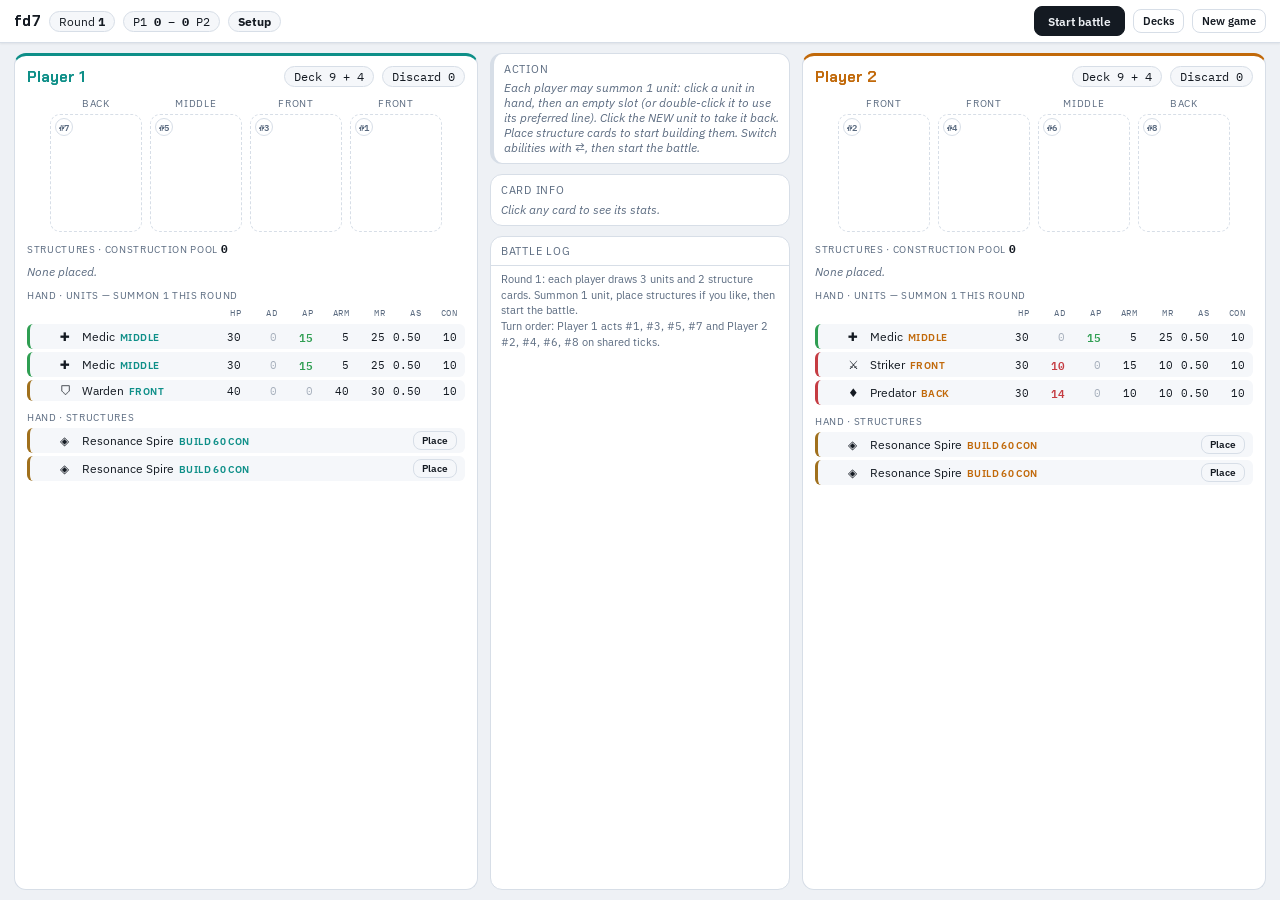
<file: index.html>
<!DOCTYPE html>
<html lang="en">
<head>
<meta charset="UTF-8">
<meta name="viewport" content="width=device-width, initial-scale=1.0">
<title>fd7</title>
<link rel="preconnect" href="https://fonts.gstatic.com" crossorigin>
<link rel="stylesheet" href="https://fonts.googleapis.com/css2?family=Chakra+Petch:wght@500;600;700&family=IBM+Plex+Sans:wght@400;500;600&family=IBM+Plex+Mono:wght@400;500;600&display=swap">
<link rel="stylesheet" href="shared.css">
<style>
  .battlefield{
    flex:1 1 auto; min-height:0; width:100%; max-width:1300px; margin:0 auto; padding:10px 14px;
    display:grid; grid-template-columns:1fr minmax(240px, 300px) 1fr; gap:12px;
  }
  .panel{
    background:var(--panel); border:1px solid var(--line); border-radius:12px; padding:10px 12px;
    display:flex; flex-direction:column; gap:10px; min-height:0; border-top:3px solid var(--side);
  }
  .panel.p1{ --side:var(--p1); --side-bg:var(--p1-bg); }
  .panel.p2{ --side:var(--p2); --side-bg:var(--p2-bg); }
  .panel-head{ display:flex; align-items:center; gap:8px; }
  .panel-title{ font-family:'Chakra Petch',sans-serif; font-weight:700; font-size:.95rem; color:var(--side); flex:1 1 auto; }
  .row-label{ font-size:.6rem; text-transform:uppercase; letter-spacing:.07em; color:var(--text-dim); margin-bottom:4px; }
  .row{ display:flex; flex-wrap:wrap; gap:8px; }
  .slot-names{ display:flex; gap:8px; }
  .slot-names .row-label{ width:92px; text-align:center; }
  /* each board is centered in its panel; the left one is mirrored (Back · Middle · Front) so the front lines face */
  .slot-names, .units-row{ justify-content:center; }
  .deck-section{ flex:1 1 auto; min-height:0; overflow-y:auto; display:flex; flex-direction:column; gap:10px; }
  .deck-list{ display:flex; flex-direction:column; gap:3px; }
  /* deck rows are a small table: position, icon, name, then one aligned column per stat */
  .deck-row, .deck-cols{
    display:grid; grid-template-columns:18px 18px minmax(0,1fr) repeat(7, 32px); align-items:center; column-gap:4px;
    padding:3px 8px; font-size:.74rem;
  }
  .deck-row{ border-radius:6px; background:var(--panel-2); border-left:3px solid var(--role); }
  .deck-cols{ padding-top:0; padding-bottom:2px; border-left:3px solid transparent; font-size:.58rem; letter-spacing:.05em; color:var(--text-dim); }
  .deck-cols span, .deck-row .num{ text-align:right; }
  .deck-row .nm{ white-space:nowrap; overflow:hidden; text-overflow:ellipsis; }
  .deck-row .nm small{ color:var(--side); font-size:.6rem; font-weight:600; margin-left:5px; letter-spacing:.04em; }
  .deck-row .num{ font-size:.68rem; }
  .deck-row{ cursor:pointer; }
  .deck-row.picked{ outline:2px solid var(--side); }
  .deck-row.locked{ opacity:.55; cursor:default; }
  .deck-row.struct-card{ --role:var(--support); grid-template-columns:18px 18px minmax(0,1fr) auto; }
  .deck-row .place{ padding:2px 8px; font-size:.64rem; }
  .structure-pill.building{ border-style:dashed; font-weight:500; }
  .slot-empty.target{ outline:2px dashed var(--side); outline-offset:-2px; cursor:pointer; }
  .tile .new-tag{ position:absolute; bottom:-8px; left:50%; transform:translateX(-50%); font-size:.55rem; font-weight:700; letter-spacing:.06em;
    background:var(--side); color:var(--bg); border-radius:999px; padding:0 6px; }
  .structures{ display:flex; flex-direction:column; gap:4px; }
  .structures .row-label b{ color:var(--text); font-size:.7rem; }
  .con-pending{ text-transform:none; letter-spacing:0; }
  .structure-row{ display:flex; flex-wrap:wrap; gap:5px; align-items:center; }
  .structure-pill{ font-size:.7rem; border-color:var(--support); color:var(--support); font-weight:600; }
  .structure-pill.primed{ background:var(--support); color:var(--bg); }
  .deck-row .num.zero{ color:var(--text-dim); opacity:.5; }
  .deck-row .num.key{ color:var(--role); font-weight:600; }
  .deck-row.r-attacker{ --role:var(--danger); }
  .deck-row.r-healer{ --role:var(--heal); }
  .deck-row.r-support{ --role:var(--support); }
  .deck-row .pos{ color:var(--text-dim); font-size:.66rem; }

  /* card tiles, used for board units and empty slots */
  .tile{
    position:relative; width:92px; min-height:118px; border-radius:10px; border:1px solid var(--line);
    background:var(--panel-2); padding:7px 6px 6px; display:flex; flex-direction:column; align-items:center; gap:3px;
    border-top:3px solid var(--role); cursor:pointer; user-select:none;
  }
  .tile.r-attacker{ --role:var(--danger); }
  .tile.r-healer{ --role:var(--heal); }
  .tile.r-support{ --role:var(--support); }
  .prio{
    position:absolute; top:3px; left:4px; font-size:.58rem; font-weight:600; color:var(--text-dim);
    border:1px solid var(--line); border-radius:999px; min-width:15px; padding:0 3px; text-align:center; background:var(--panel);
  }
  .line.buff{ color:var(--support); }
  .ability-btn{
    font-family:inherit; font-size:.62rem; font-weight:700; letter-spacing:.03em; color:var(--role); cursor:pointer;
    background:var(--panel); border:1px solid var(--role); border-radius:999px; padding:1px 7px; line-height:1.4;
  }
  .ability-btn:hover{ background:var(--side-bg); }
  .tile .line.status{ font-size:.55rem; font-weight:600; letter-spacing:.03em; color:var(--danger); text-align:center; line-height:1.2; }
  .tile .icon{ font-size:1.4rem; line-height:1.1; }
  .tile .name{ font-family:'Chakra Petch',sans-serif; font-weight:700; font-size:.76rem; text-align:center; line-height:1.1; }
  .tile .line{ font-size:.64rem; color:var(--text-dim); }
  .tile .line.hot{ color:var(--role); font-weight:600; }
  .tile.next{ box-shadow:0 0 0 2px var(--side); }
  .next-tag{
    position:absolute; top:-8px; left:50%; transform:translateX(-50%); font-family:'Chakra Petch',sans-serif;
    font-weight:700; font-size:.55rem; letter-spacing:.08em; padding:0 6px; border-radius:999px; background:var(--side); color:var(--bg);
  }
  .bar{ width:100%; height:4px; border-radius:999px; background:var(--line); overflow:hidden; margin-top:auto; }
  .bar + .bar{ margin-top:2px; }
  .bar > div{ height:100%; }
  .bar.hp > div{ background:var(--heal); }
  .bar.hp.low > div{ background:var(--danger); }
  .bar.cd > div{ background:var(--side); opacity:.6; }
  .bar.cd.full > div{ opacity:1; }
  .round-progress{ width:90px; height:5px; border-radius:999px; background:var(--line); overflow:hidden; }
  .round-progress > div{ height:100%; width:0; background:var(--text-dim); }
  /* battle animations (see playEvents): a bolt flies from attacker to target, numbers float off the units */
  .bolt{
    position:fixed; left:0; top:0; width:10px; height:10px; margin:-5px 0 0 -5px; border-radius:50%;
    background:var(--bolt); box-shadow:0 0 10px 2px var(--bolt); pointer-events:none; z-index:30;
  }
  .float-text{
    position:absolute; left:50%; top:38%; transform:translateX(-50%); pointer-events:none; z-index:5; white-space:nowrap;
    font-family:'Chakra Petch',sans-serif; font-weight:700; font-size:.95rem; text-shadow:0 1px 2px var(--panel);
  }
  .float-text.dmg{ color:var(--danger); }
  .float-text.heal{ color:var(--heal); }
  .float-text.buff{ color:var(--support); font-size:.8rem; }
  .float-text.debuff{ color:var(--text-dim); font-size:.8rem; }

  /* the action spotlight: what the last pause is showing */
  .action-panel{
    flex:0 0 auto; background:var(--panel); border:1px solid var(--line); border-left:4px solid var(--side, var(--line));
    border-radius:12px; padding:8px 10px; display:flex; flex-direction:column; gap:4px; min-height:78px;
  }
  .action-panel.p1{ --side:var(--p1); } .action-panel.p2{ --side:var(--p2); }
  .action-title{ font-family:'Chakra Petch',sans-serif; font-weight:700; font-size:.9rem; color:var(--side, var(--text)); }
  .action-line{ font-size:.74rem; line-height:1.35; }
  .action-line.attack{ color:var(--danger); } .action-line.heal{ color:var(--heal); }
  .action-line.destroy, .action-line.win{ font-weight:700; }
  .action-line.meta, .action-line.idle{ color:var(--text-dim); }
  .action-wait{ font-size:.74rem; color:var(--text-dim); font-style:italic; }
  .slot-empty{
    position:relative; width:92px; min-height:118px; border-radius:10px; border:1px dashed var(--line); color:var(--text-dim);
    display:flex; align-items:center; justify-content:center; font-size:1.3rem;
  }
  .empty-note{ font-size:.72rem; color:var(--text-dim); font-style:italic; }

  .center-col{ display:flex; flex-direction:column; gap:10px; min-height:0; }
  .log-panel{
    flex:1 1 auto; min-height:120px; background:var(--panel); border:1px solid var(--line); border-radius:12px;
    display:flex; flex-direction:column; overflow:hidden;
  }
  .log-head{ padding:7px 10px; font-size:.66rem; text-transform:uppercase; letter-spacing:.07em; color:var(--text-dim); border-bottom:1px solid var(--line); }
  .log-body{ flex:1 1 auto; overflow-y:auto; padding:6px 10px; font-size:.7rem; line-height:1.4; }
  .log-line.attack{ color:var(--danger); }
  .log-line.heal{ color:var(--heal); }
  .log-line.destroy{ font-weight:600; }
  .log-line.win{ font-weight:700; color:var(--text); }
  .log-line.idle, .log-line.meta{ color:var(--text-dim); }

  @media (max-width:900px){
    .battlefield{ grid-template-columns:1fr; }
    .center-col{ order:3; }
    .log-panel{ max-height:260px; }
  }
</style>
</head>
<body>

<header class="topbar">
  <div class="topbar-inner">
    <div class="brand">fd7</div>
    <span class="pill">Round <b id="roundLabel">1</b></span>
    <span class="pill mono" title="Rounds won">P1 <b id="scoreLabel">0 – 0</b> P2</span>
    <span class="pill" id="phasePill"><b id="phaseLabel">Setup</b></span>
    <span class="pill mono" id="tickPill" hidden>Tick <b id="tickLabel">0</b>/<span id="tickMax"></span></span>
    <div class="round-progress" id="roundProgress" hidden title="Round clock"><div id="roundFill"></div></div>
    <span class="pill" id="nextPill" hidden>Next: <b id="nextLabel"></b></span>
    <span class="spacer"></span>
    <button class="btn primary" id="mainBtn">Start battle</button>
    <a class="btn ghost small" href="decks.html">Decks</a>
    <button class="btn ghost small" id="resetBtn">New game</button>
  </div>
</header>

<main class="battlefield">
  <section class="panel p1" id="panel-0"></section>
  <div class="center-col">
    <div class="action-panel" id="actionPanel" aria-live="polite">
      <div class="inspector-head">Action</div>
      <div id="actionBody"></div>
    </div>
    <div class="inspector" id="inspector">
      <div class="inspector-head">Card Info</div>
      <div id="inspectorBody"></div>
    </div>
    <div class="log-panel">
      <div class="log-head">Battle Log</div>
      <div class="log-body" id="logBody"></div>
    </div>
  </div>
  <section class="panel p2" id="panel-1"></section>
</main>

<script src="shared.js"></script>
<script>
(function(){
  var UNIT_SLOTS = SLOT_NAMES.length, SIM_TICKS = 120;   // ticks per round
  var state;
  var cardUid = 0;

  // ---------- Setup of a game ----------
  // A card in a deck: a unit (CARD_DEFS) or a structure card (STRUCTURE_DEFS, type 'structure').
  function makeCard(key){
    var c = { uid: 'c' + (cardUid++) };
    var def = CARD_DEFS[key] || STRUCTURE_DEFS[key];
    for (var k in def) c[k] = def[k];
    if (STRUCTURE_DEFS[key]) c.type = 'structure';
    return c;
  }
  function shuffle(arr){
    for (var i = arr.length - 1; i > 0; i--){
      var j = Math.floor(Math.random() * (i + 1));
      var tmp = arr[i]; arr[i] = arr[j]; arr[j] = tmp;
    }
    return arr;
  }
  function buildPile(recipe, keys){
    var pile = [];
    keys.forEach(function(k){ for (var i = 0; i < (recipe[k] || 0); i++) pile.push(makeCard(k)); });
    return shuffle(pile);
  }
  // Each player's deck is split into a unit pile and a structure pile, so the hand can always be topped up to
  // HAND_UNITS units + HAND_STRUCTURES structure cards. The board persists between rounds.
  function newPlayer(name, recipe){
    return {
      name: name, deck: buildPile(recipe, Object.keys(CARD_DEFS)), structureDeck: buildPile(recipe, Object.keys(STRUCTURE_DEFS)),
      hand: [], structureHand: [], discard: [], con: 0, structures: [], summoned: false,
      units: new Array(UNIT_SLOTS).fill(null)
    };
  }
  function newGame(){
    stopClock();
    var recipes = loadDeckRecipes();
    state = {
      round: 1, phase: 'setup', tick: 0, roundWins: [0, 0], log: [], logSeq: 0, queue: [],
      fx: newFx(),      // animations recorded this tick, played after the board redraws
      spotlight: null,  // { title, side, fromSeq } — the action panel shows log lines from fromSeq on
      inspected: null,  // { card, side, slot } — slot set when it is a unit on the board
      selected: null,   // { side, pos } of the hand unit being summoned
      players: [newPlayer('Player 1', recipes[0]), newPlayer('Player 2', recipes[1])]
    };
    state.players.forEach(topUpHand);
    addLog('Round 1: each player draws ' + HAND_UNITS + ' units and ' + HAND_STRUCTURES + ' structure cards. Summon 1 unit, place structures if you like, then start the battle.', 'meta');
    logTurnOrder();
    render();
  }

  function addLog(text, type){
    state.log.push({ text: text, type: type || 'meta', seq: state.logSeq++ });
    if (state.log.length > 300) state.log.shift();
  }

  // ---------- Setup: draw, summon one unit, place structures ----------
  // The hand keeps whatever wasn't played and is topped up each round. Dead units go to the discard pile, which is
  // shuffled back into the unit pile when it runs out. Placed structure cards are used up.
  function topUpHand(p){
    while (p.hand.length < HAND_UNITS){
      if (!p.deck.length && p.discard.length){
        p.deck = shuffle(p.discard); p.discard = [];
        addLog(p.name + ' shuffles their discard pile back into the deck.', 'meta');
      }
      if (!p.deck.length) break;
      p.hand.push(p.deck.pop());
    }
    while (p.structureHand.length < HAND_STRUCTURES && p.structureDeck.length) p.structureHand.push(p.structureDeck.pop());
  }
  function canSummon(p){ return state.phase === 'setup' && !p.summoned && p.units.some(function(u){ return !u; }); }
  function onHandClick(side, pos){
    var p = state.players[side], card = p.hand[pos];
    if (!card) return;
    state.inspected = { card: card, side: side };
    if (canSummon(p)){
      var sel = state.selected;
      state.selected = (sel && sel.side === side && sel.pos === pos) ? null : { side: side, pos: pos };
    }
    render();
  }
  // Double-click: summon into an empty slot on the unit's preferred line, or the first empty slot.
  function onHandDoubleClick(side, pos){
    var p = state.players[side];
    if (!p.hand[pos] || !canSummon(p)) return;
    var slot = SLOT_LINES.findIndex(function(line, i){ return line === p.hand[pos].prefers && !p.units[i]; });
    if (slot === -1) slot = p.units.indexOf(null);
    summon(side, pos, slot);
  }
  function summon(side, pos, slot){
    var p = state.players[side];
    if (!canSummon(p) || p.units[slot] || !p.hand[pos]) return;
    var card = p.hand.splice(pos, 1)[0];
    p.units[slot] = newUnit(card, slot);
    p.units[slot].summonedNow = true;
    p.summoned = true;
    state.selected = null;
    state.inspected = { card: card, side: side, slot: slot };
    render();
  }
  function onSlotClick(side, slot){
    var p = state.players[side], u = p.units[slot];
    if (!u){
      if (state.selected && state.selected.side === side) summon(side, state.selected.pos, slot);
      return;
    }
    // the unit summoned this round can be taken back before the battle starts
    if (state.phase === 'setup' && u.summonedNow){
      p.units[slot] = null; p.hand.push(u.card); p.summoned = false;
      state.inspected = { card: u.card, side: side };
      render();
      return;
    }
    state.inspected = { card: u.card, side: side, slot: slot };
    render();
  }
  // Playing a structure card puts the structure down unfinished; construction finishes it.
  function placeStructure(side, pos){
    var p = state.players[side], card = p.structureHand[pos];
    if (state.phase !== 'setup' || !card) return;
    p.structureHand.splice(pos, 1);
    p.structures.push({ key: card.key, built: 0, done: false, progress: 0, primed: false });
    addLog(p.name + ' starts building ' + card.name + ' (needs ' + card.cost + ' construction).', 'meta');
    applyConstruction(side);
    state.inspected = { structure: card.key, side: side, index: p.structures.length - 1 };
    render();
  }
  // A placed unit starts with the ability its card used last time if it is usable from this slot, otherwise
  // its first ability that is. With none usable from this slot (e.g. a Predator out of the back), ability is
  // null: the unit just stands there and never acts.
  function newUnit(card, slot){
    var hp = card.hp + (card.bonusHp || 0);
    var last = findAbility(card, card.lastAbility);
    var usable = abilityAllowed(last, slot) ? last : allowedAbilities(card, slot)[0];
    return { card: card, hp: hp, maxHp: hp, ability: usable ? usable.id : null };
  }
  // Abilities can be switched during setup and during the battle. Switching mid-battle pauses the sim (if it is
  // running) and resets that unit's charge: its next action is a full cooldown away.
  function canSwitchAbility(){ return state.phase === 'setup' || state.phase === 'battle'; }
  // Returns true if the unit now uses that ability.
  function setAbility(side, slot, id){
    var u = state.players[side].units[slot];
    if (!canSwitchAbility() || !u || !abilityAllowed(findAbility(u.card, id), slot)) return false;
    if (state.phase === 'battle' && clock){ stopClock(); addLog('t' + state.tick + ': battle paused to switch an ability.', 'meta'); }
    var next = findAbility(u.card, id).id;
    if (state.phase === 'battle' && next !== u.ability){
      u.delay = state.tick;   // the schedule restarts from now, so the charge bar empties
      u.delayed = 0;
      state.queue = state.queue.filter(function(q){ return !(q.side === side && q.slot === slot); });
      addLog('t' + state.tick + ': ' + state.players[side].name + ' switches ' + u.card.name + ' to ' + findAbility(u.card, next).name +
        ' — its charge resets.', 'meta');
    }
    u.ability = next;
    u.card.lastAbility = u.ability;
    state.inspected = { card: u.card, side: side, slot: slot };
    render();
    return true;
  }
  function cycleAbility(side, slot){
    var u = state.players[side].units[slot], list = allowedAbilities(u.card, slot);
    if (!list.length) return;
    var i = list.indexOf(findAbility(u.card, u.ability));
    for (var step = 1; step < list.length; step++){
      if (setAbility(side, slot, list[(i + step) % list.length].id)) return;
    }
  }

  // ---------- Battle ----------
  function startBattle(){
    if (state.phase !== 'setup') return;
    state.phase = 'battle';
    state.tick = 0;
    state.queue = [];
    state.selected = null;
    state.players.forEach(function(p){ p.units.forEach(function(u){ if (u) u.summonedNow = false; }); });
    state.spotlight = { title: 'Battle begins', fromSeq: state.logSeq };
    addLog('Round ' + state.round + ': battle begins.', 'meta');
    if (!checkForWipe()) startClock();   // a side that fielded no units loses on the spot
  }

  // Turn order: the board slots are numbered 1–8 and lower numbers act first when units act on the same tick.
  // One side's slots are 1, 3, 5, 7 (front to back), the other's 2, 4, 6, 8, and the sides swap every round.
  function oddSide(){ return (state.round - 1) % 2; }
  function priority(side, slot){ return 2 * slot + (side === oddSide() ? 1 : 2); }
  function logTurnOrder(){
    var nums = function(side){ return SLOT_NAMES.map(function(_, slot){ return '#' + priority(side, slot); }).join(', '); };
    addLog('Turn order: ' + state.players[oddSide()].name + ' acts ' + nums(oddSide()) + ' and ' + state.players[1 - oddSide()].name + ' ' + nums(1 - oddSide()) + ' on shared ticks.', 'meta');
  }
  // A unit acts every `cd` ticks. Each Engineer delay (Sabotage) pushes that whole schedule back (u.delay ticks in total).
  function isDue(u, t, cd){ var e = t - (u.delay || 0); return e > 0 && e % cd === 0; }
  function chargeAt(u, t, cd){ var e = t - (u.delay || 0); return e <= 0 ? 0 : (e % cd) / cd; }
  // The charge to show for the unit in this slot: full while it is still waiting its turn on the current tick
  // (actions play one at a time, so others on the same tick may go first), otherwise from its schedule.
  function chargeShown(side, slot, t){
    var u = state.players[side].units[slot], cd = cooldownOf(side, slot);
    if (!isFinite(cd)) return 0;
    if (state.queue.some(function(q){ return q.side === side && q.slot === slot; })) return 1;
    return chargeAt(u, t, cd);
  }
  // The tick of u's next action: now, if it is still queued on this tick.
  function nextActionTick(side, slot, u, cd){
    if (state.queue.some(function(q){ return q.side === side && q.slot === slot; })) return state.tick;
    var e = state.tick - (u.delay || 0);
    return (u.delay || 0) + (e <= 0 ? 1 : Math.floor(e / cd) + 1) * cd;
  }
  function actorsAt(t){
    var order = [];
    [0, 1].forEach(function(side){
      state.players[side].units.forEach(function(u, slot){
        var cd = u ? cooldownOf(side, slot) : Infinity;
        if (isFinite(cd) && isDue(u, t, cd)) order.push({ side: side, slot: slot, tick: t, prio: priority(side, slot) });
      });
    });
    return order.sort(function(a, b){ return a.prio - b.prio; });
  }

  // ---------- Effective stats (base stats plus this round's buffs) ----------
  function armorOf(side, slot){
    var u = state.players[side].units[slot];
    return Math.max(0, u.card.armor + (u.card.bonusArmor || 0));
  }
  function mrOf(side, slot){
    var u = state.players[side].units[slot];
    return Math.max(0, u.card.mr + (u.card.bonusMr || 0));
  }
  function cooldownOf(side, slot){
    var u = state.players[side].units[slot];
    if (!u.ability || findAbility(u.card, u.ability).passive) return Infinity;   // no usable or only a passive ability: never acts
    var as = u.card.as;
    return as > 0 ? Math.round(TICKS_PER_SECOND / as) : Infinity;
  }

  function peekNextAction(){
    if (state.phase !== 'battle') return null;
    // queued actors killed earlier this tick have left their slot empty and will be skipped
    for (var i = 0; i < state.queue.length; i++){
      var a = state.queue[i];
      if (state.players[a.side].units[a.slot]) return a;
    }
    for (var t = state.tick + 1; t <= SIM_TICKS; t++){
      var q = actorsAt(t);
      if (q.length) return q[0];
    }
    return null;
  }

  // Resolves the next queued action on the current tick and spotlights it. Queued units killed earlier this
  // tick have left their slot empty and are skipped. Returns false if nothing was left on this tick.
  // Resolves the next queued action on the current tick. Queued units killed earlier this tick have left their
  // slot empty and are skipped. Returns false if nothing was left on this tick. The caller renders.
  function resolveNext(){
    while (state.queue.length){
      var a = state.queue.shift();
      var u = state.players[a.side].units[a.slot];
      if (!u) continue;
      var start = state.fx.cursor;
      state.fx.impact = null;
      state.fx.events.push({ type: 'act', side: a.side, slot: a.slot, at: start });
      act(a.side, a.slot, u);
      if (state.fx.cursor === start) state.fx.cursor += FX_STEP;   // no attack: still give the next action its own beat
      checkForWipe();
      return true;
    }
    return false;
  }
  function clearFx(){ state.fx = newFx(); }
  function timeUp(){
    state.spotlight = { title: 'Time is up', fromSeq: state.logSeq };
    endRound(null, 'time ran out with units standing on both sides');
  }

  // ---------- The clock ----------
  // The battle sims on its own: the clock advances TICK_MS per tick and charge bars fill smoothly. When units
  // act, each action resolves on its own, the board redraws and animates it, and the clock holds for
  // ACTION_HOLD_MS before the next one. Pause/Resume stops and restarts it at any time, and switching an
  // ability mid-battle pauses it.
  var TICK_MS = 100;           // real time per tick: how fast charge bars fill
  var ACTION_HOLD_MS = 1000;   // how long the sim pauses after each action, so it can be read
  var clock = null;   // { frac, last, raf } while simming

  function togglePause(){
    if (state.phase !== 'battle') return;
    if (clock){ stopClock(); render(); }
    else startClock();
  }
  function startClock(){
    clearFx();
    clock = { frac: 0, last: performance.now() };
    render();
    clock.raf = requestAnimationFrame(frame);
  }
  function stopClock(){
    if (clock && clock.raf) cancelAnimationFrame(clock.raf);
    clock = null;
  }
  // ---------- Battle animations ----------
  // While a tick resolves, effects are recorded as timed events (fx.events); after the board redraws they play in
  // order: the attacker lunges toward the enemy, a bolt flies to its target, and when it lands the target flashes
  // and a number floats off it (−damage, +heal, buffs). Actions on one tick play FX_STEP ms apart.
  var FX_STEP = 220, FX_FLIGHT = 280;
  var reduceMotion = !!(window.matchMedia && window.matchMedia('(prefers-reduced-motion: reduce)').matches);
  function newFx(){ return { events: [], cursor: 0, impact: null }; }
  function fxAttack(side, slot, toSide, toSlot){
    var at = state.fx.cursor;
    state.fx.events.push({ type: 'attack', side: side, slot: slot, toSide: toSide, toSlot: toSlot, at: at });
    state.fx.cursor += FX_STEP;
    state.fx.impact = at + FX_FLIGHT;
  }
  // a floating label on a unit: at the moment the current attack lands, or right away for non-attacks
  function fxFloat(side, slot, text, kind){
    state.fx.events.push({ type: 'float', side: side, slot: slot, text: text, kind: kind,
      at: state.fx.impact != null ? state.fx.impact : state.fx.cursor });
  }
  function unitEl(side, slot){ return document.querySelector('[data-unit="' + side + '-' + slot + '"]'); }
  function playEvents(){
    if (!document.body) return;
    state.fx.events.forEach(function(e){
      var at = unitEl(e.side, e.slot);
      if (!at || !at.animate) return;
      var toward = e.side === 0 ? 1 : -1;   // the left player's units face right, the right player's face left
      if (e.type === 'act' && !reduceMotion){
        at.animate([{ transform: 'scale(1)' }, { transform: 'scale(1.06)' }, { transform: 'scale(1)' }], { duration: 260, delay: e.at });
      }
      if (e.type === 'attack'){
        var to = unitEl(e.toSide, e.toSlot);
        if (!to || reduceMotion) return;
        at.animate([{ transform: 'translateX(0)' }, { transform: 'translateX(' + (14 * toward) + 'px)' }, { transform: 'translateX(0)' }],
          { duration: 300, delay: e.at, easing: 'ease-out' });
        var a = at.getBoundingClientRect(), b = to.getBoundingClientRect();
        var bolt = document.body.appendChild(el('div', 'bolt', {}));
        if (!bolt.animate) return;
        bolt.style.setProperty('--bolt', e.side === 0 ? 'var(--p1)' : 'var(--p2)');
        var x1 = a.left + a.width / 2, y1 = a.top + a.height / 2, x2 = b.left + b.width / 2, y2 = b.top + b.height / 2;
        bolt.animate([{ transform: 'translate(' + x1 + 'px,' + y1 + 'px)', opacity: 1 }, { transform: 'translate(' + x2 + 'px,' + y2 + 'px)', opacity: 1 }],
          { duration: FX_FLIGHT, delay: e.at, easing: 'ease-in', fill: 'both' }).onfinish = function(){ bolt.remove(); };
      }
      if (e.type === 'float'){
        var label = at.appendChild(el('div', 'float-text ' + e.kind, {}));
        label.textContent = e.text;
        label.animate([{ opacity: 0, transform: 'translate(-50%, 6px)' }, { opacity: 1, transform: 'translate(-50%, -8px)', offset: .2 },
                       { opacity: 0, transform: 'translate(-50%, -34px)' }], { duration: 1100, delay: e.at, easing: 'ease-out', fill: 'both' })
          .onfinish = function(){ label.remove(); };
        if (e.kind === 'dmg' && !reduceMotion){
          at.animate([{ transform: 'translateX(0)', filter: 'none' }, { transform: 'translateX(-4px)', filter: 'brightness(1.6)' },
                      { transform: 'translateX(4px)' }, { transform: 'translateX(0)', filter: 'none' }], { duration: 320, delay: e.at });
        }
      }
    });
  }

  // Resolves the next action due on the current tick on its own: its own spotlight, board redraw and
  // animations. Returns false if nothing is left to act on this tick.
  function resolveOne(){
    while (state.queue.length){
      var a = state.queue[0], u = state.players[a.side].units[a.slot];
      if (!u){ state.queue.shift(); continue; }   // killed earlier this tick
      clearFx();
      state.spotlight = { title: 't' + state.tick + ' · ' + state.players[a.side].name + "'s " + u.card.name, side: a.side, fromSeq: state.logSeq };
      return resolveNext();
    }
    return false;
  }
  // Actions play strictly one at a time. Each one is followed by a hold (at least ACTION_HOLD_MS, longer if its
  // animation needs it); the next action due on the same tick goes next, and only then does the clock move on.
  function frame(now){
    var c = clock;
    if (!c) return;
    c.frac += (now - c.last) / TICK_MS;
    c.last = now;
    while (c.frac >= 1){
      c.frac -= 1;
      if (!state.queue.length){
        if (state.tick >= SIM_TICKS){ stopClock(); timeUp(); return; }
        state.tick++;
        state.queue = actorsAt(state.tick);
      }
      if (resolveOne()){
        if (state.phase !== 'battle'){ playEvents(); return; }   // the round ended (endRound stopped the clock and rendered)
        c.frac = Math.min(c.frac, 0) - Math.max(ACTION_HOLD_MS, state.fx.cursor + FX_FLIGHT + 500) / TICK_MS;
        render();
        playEvents();
        break;
      }
    }
    paintClock(state.tick + Math.max(0, c.frac));
    c.raf = requestAnimationFrame(frame);
  }
  // Updates just the moving parts (charge bars, tick counter, round clock) for a fractional tick t,
  // without rebuilding the board.
  function paintClock(t){
    document.querySelectorAll('[data-charge]').forEach(function(fill){
      var parts = fill.getAttribute('data-charge').split('-');
      var side = +parts[0], slot = +parts[1];
      if (!state.players[side].units[slot]) return;
      var pct = chargeShown(side, slot, t);
      fill.style.width = (pct * 100) + '%';
      fill.parentNode.classList.toggle('full', pct > .85);
    });
    document.getElementById('tickLabel').textContent = Math.floor(t);
    document.getElementById('roundFill').style.width = (Math.min(t, SIM_TICKS) / SIM_TICKS * 100) + '%';
  }

  // ---------- Actions ----------
  // Every unit uses the one ability its owner chose for it this round — see ABILITIES.
  var MEDIC_AD_BUFF = 3, HEAVY_MULT = 1.5, FLANK_MULT = 0.5, TROPHY_AD = 2, SABOTAGE_DELAY = 5;

  // Permanent bonuses earned in play live on the card itself, so they follow it through the deck.
  // permanent bonuses live on the card
  // permanent bonuses live on the card
  function adOf(u){ return u.card.ad + (u.card.bonusAd || 0); }
  function apOf(u){ return u.card.ap + (u.card.bonusAp || 0); }

  function act(side, slot, u){
    u.delayed = 0;
    // jammed by an Engineer's Jam: this turn's ability does nothing, but the turn (and its charge) is spent
    if (u.jammed){
      u.jammed = false;
      fxFloat(side, slot, 'JAMMED', 'debuff');
      return say(side, u, 'is jammed — its ' + findAbility(u.card, u.ability).name + ' does nothing this turn.', 'meta');
    }
    return ABILITIES[u.ability](side, slot, u);
  }
  // The enemy (on dSide) that will act soonest, ties broken by turn order; skip(unit) can rule units out.
  // Returns its slot, or -1 if no enemy will act.
  function nextEnemyToAct(dSide, skip){
    var dp = state.players[dSide], best = -1, bestAt = Infinity, bestPrio = Infinity;
    dp.units.forEach(function(e, i){
      if (!e || (skip && skip(e))) return;
      var cd = cooldownOf(dSide, i);
      if (!isFinite(cd)) return;
      var at = nextActionTick(dSide, i, e, cd), prio = priority(dSide, i);
      if (at < bestAt || (at === bestAt && prio < bestPrio)){ best = i; bestAt = at; bestPrio = prio; }
    });
    return best;
  }

  // Every unit on the side (the buffer included) permanently gains `amount` of a stat, stored on its card. Stacks.
  function buffTeam(side, u, field, amount, statName){
    state.players[side].units.forEach(function(a, i){ if (a){ a.card[field] = (a.card[field] || 0) + amount; fxFloat(side, i, '+' + amount + ' ' + statName, 'buff'); } });
    say(side, u, 'rallies the team: +' + amount + ' ' + statName + ' for the rest of the game to every unit on its side.', 'heal');
  }

  function say(side, u, text, type){
    addLog('t' + state.tick + ': ' + state.players[side].name + "'s " + u.card.name + ' ' + text, type || 'meta');
  }

  // Every ability by id (see each card's `abilities`). Each runs as function(side, slot, u).
  var ABILITIES = {
    // Striker · Heavy attack on a random enemy
    heavy: function(side, slot, u){
        var dp = state.players[1 - side];
        var alive = dp.units.map(function(e, i){ return e ? i : -1; }).filter(function(i){ return i !== -1; });
        if (!alive.length) return;
        var pick = alive[Math.floor(Math.random() * alive.length)];
        strike(side, slot, u, 1 - side, chooseTarget(dp, pick), Math.round(adOf(u) * HEAVY_MULT), 'physical', { what: 'heavy attack' });
      },
    // Striker · Execute: hit the most damaged enemy (lowest HP %) for its AD; the front line if nobody is damaged yet
    execute: function(side, slot, u){
        var dp = state.players[1 - side], best = -1, bestPct = 1;
        dp.units.forEach(function(e, i){ if (e && e.hp < e.maxHp && e.hp / e.maxHp < bestPct){ bestPct = e.hp / e.maxHp; best = i; } });
        if (best === -1) return frontStrike(side, slot, u, adOf(u));
        strike(side, slot, u, 1 - side, chooseTarget(dp, best), adOf(u), 'physical', { what: 'execute' });
      },
    // Medic · Heal the weakest ally (by HP %) for its AP
    heal: function(side, slot, u){ healWeakest(side, u, apOf(u)); },
    // Medic · AD buff for the whole side
    adbuff: function(side, slot, u){ buffTeam(side, u, 'bonusAd', MEDIC_AD_BUFF, 'AD'); },
    // Predator · Trophy: attack the frontmost enemy; every kill permanently grows this card
    trophy: function(side, slot, u){
        frontStrike(side, slot, u, adOf(u), '', function(){
          u.card.bonusAd = (u.card.bonusAd || 0) + TROPHY_AD;
          say(side, u, 'claims a trophy: +' + TROPHY_AD + ' AD for the rest of the game (now ' + adOf(u) + ').', 'heal');
        });
      },
    // Predator · Flank: hit the backmost enemy (back slot, else middle, else front) for FLANK_MULT of its AD
    flank: function(side, slot, u){
        var dp = state.players[1 - side], back = -1;
        dp.units.forEach(function(e, i){ if (e) back = i; });
        if (back === -1) return;
        strike(side, slot, u, 1 - side, chooseTarget(dp, back), Math.round(adOf(u) * FLANK_MULT), 'physical', { what: 'flank' });
      },
    // Engineer · Sabotage: push back the next enemy action
    sabotage: function(side, slot, u){
        var dSide = 1 - side, dp = state.players[dSide], best = nextEnemyToAct(dSide);
        if (best === -1){ say(side, u, 'has no enemy action to delay.', 'idle'); return; }
        var target = dp.units[best];
        state.queue = state.queue.filter(function(q){ return !(q.side === dSide && q.slot === best); });
        target.delay = (target.delay || 0) + SABOTAGE_DELAY;
        target.delayed = (target.delayed || 0) + SABOTAGE_DELAY;
        fxAttack(side, slot, dSide, best);
        fxFloat(dSide, best, '+' + SABOTAGE_DELAY + ' ticks', 'debuff');
        say(side, u, 'sabotages ' + dp.name + "'s " + target.card.name + ': its next action slips ' + SABOTAGE_DELAY +
          ' ticks, to t' + nextActionTick(dSide, best, target, cooldownOf(dSide, best)) + '.', 'attack');
      },
    // Engineer · Jam: the next enemy to act (that isn't already jammed) skips its ability effect that turn; its
    // charge still resets normally, so the turn is simply wasted
    jam: function(side, slot, u){
        var dSide = 1 - side, dp = state.players[dSide];
        var target = nextEnemyToAct(dSide, function(e){ return e.jammed; });
        if (target === -1){ say(side, u, 'has no enemy action to jam.', 'idle'); return; }
        dp.units[target].jammed = true;
        fxAttack(side, slot, dSide, target);
        fxFloat(dSide, target, 'JAMMED', 'debuff');
        say(side, u, 'jams ' + dp.name + "'s " + dp.units[target].card.name + ': its next ability does nothing.', 'attack');
      },
    // Warden · Taunt is passive (never acted out) — see chooseTarget
    taunt: function(){},
    // Any unit · No action (passive: never acted out)
    none: function(){},
    // Any unit · Construct: add its CON to the construction pool
    construct: function(side, slot, u){
      var p = state.players[side];
      p.con += u.card.con || 0;
      fxFloat(side, slot, '+' + (u.card.con || 0) + ' CON', 'buff');
      say(side, u, 'constructs: +' + (u.card.con || 0) + ' construction.', 'heal');
      applyConstruction(side);
    }
  };

  // Who does an attack on dp hit? The frontmost unit (front slot, else middle, else back) by default, or a
  // specific slot.
  // A living taunter (Warden) overrides both: every enemy attack must target it.
  function chooseTarget(dp, prefer){
    var natural = (typeof prefer === 'number' && dp.units[prefer]) ? prefer : dp.units.findIndex(Boolean);
    if (natural === -1) return null;
    var taunter = dp.units.findIndex(function(e){ return e && e.ability === 'taunt'; });
    if (taunter !== -1) return { slot: taunter, taunted: taunter !== natural };   // taunted: pulled off its natural target
    return { slot: natural };
  }

  function frontStrike(side, slot, u, amount, what, onKill){
    var target = chooseTarget(state.players[1 - side], null);
    if (target) strike(side, slot, u, 1 - side, target, amount, 'physical', { what: what, onKill: onKill });
  }

  // One unit hitting one enemy: damage and kill bonuses. If a Resonance Spire on the attacker's side is primed, the
  // attack hits every enemy instead (consuming that Spire's charge).
  function strike(side, slot, u, dSide, target, amount, type, opts){
    opts = opts || {};
    var dp = state.players[dSide];
    if (!opts.aoe && consumeSpire(side)){
      addLog('t' + state.tick + ': ' + state.players[side].name + "'s Resonance Spire resonates — " + u.card.name + "'s attack hits every enemy!", 'attack');
      var total = 0;
      dp.units.slice().forEach(function(e, i){
        if (e && dp.units[i] === e) total += strike(side, slot, u, dSide, { slot: i }, amount, type, { what: opts.what, onKill: opts.onKill, aoe: true });
      });
      return total;
    }
    var label = state.players[side].name + "'s " + u.card.name + (opts.what ? ' (' + opts.what + ')' : '');
    var tSlot = target.slot, victim = dp.units[tSlot];
    if (target.taunted) addLog('t' + state.tick + ': ' + dp.name + "'s " + victim.card.name + ' taunts — the attack has to go to it.', 'meta');
    fxAttack(side, slot, dSide, tSlot);
    var dealt = dealDamage(dSide, tSlot, amount, type, label);
    if (dp.units[tSlot] !== victim && opts.onKill) opts.onKill(victim);
    return dealt;
  }

  // Physical damage is reduced by armor, magic by MR, true damage by nothing:
  // taken = dmg × 100 / (100 + resist), rounded, at least 1.
  function mitigated(amount, type, side, slot){
    if (amount <= 0) return 0;
    var resist = type === 'physical' ? armorOf(side, slot) : type === 'magic' ? mrOf(side, slot) : 0;
    return Math.max(1, Math.round(amount * 100 / (100 + resist)));
  }
  // Returns the damage actually dealt.
  function dealDamage(side, slot, amount, type, label){
    var p = state.players[side], u = p.units[slot];
    var dealt = mitigated(amount, type, side, slot);
    u.hp -= dealt;
    fxFloat(side, slot, '−' + dealt, 'dmg');
    var note = dealt === amount ? '' : ' (' + amount + ' ' + type + ', ' + (type === 'physical' ? 'armor' : 'MR') + ' blocked ' + (amount - dealt) + ')';
    addLog('t' + state.tick + ': ' + label + ' hits ' + p.name + "'s " + u.card.name + ' for ' + dealt + note + '.', 'attack');
    if (u.hp <= 0) killUnit(side, slot);
    return dealt;
  }

  function killUnit(side, slot){
    var p = state.players[side], u = p.units[slot];
    if (!u) return;
    p.units[slot] = null;
    p.discard.push(u.card);
    fxFloat(side, slot, 'DEFEATED', 'dmg');
    addLog('t' + state.tick + ': ' + p.name + "'s " + u.card.name + ' is destroyed.', 'destroy');
  }

  // Heals the weakest wounded ally (lowest HP %). The HP actually restored feeds Resonance Spires.
  function healWeakest(side, u, amount, what){
    var p = state.players[side], best = -1, bestPct = 1;
    p.units.forEach(function(o, i){
      if (o && o.hp < o.maxHp && o.hp / o.maxHp < bestPct){ bestPct = o.hp / o.maxHp; best = i; }
    });
    if (best === -1){ say(side, u, 'has nothing to heal.', 'idle'); return; }
    var o = p.units[best], before = o.hp;
    o.hp = Math.min(o.maxHp, o.hp + amount);
    var healed = o.hp - before;
    fxFloat(side, best, '+' + healed, 'heal');
    say(side, u, (what ? '(' + what + ') ' : '') + 'heals ' + o.card.name + ' for ' + healed + '.', 'heal');
    feedSpires(side, healed);
  }

  // ---------- Construction & structures ----------
  // p.structures holds one { key, built, done, progress, primed } per placed copy: `built` is construction put in so
  // far (done at the structure's cost); `progress`/`primed` are a finished Spire's healing count.
  // Construction from the pool goes into unfinished structures, oldest first; what's left stays in the pool.
  function applyConstruction(side){
    var p = state.players[side];
    p.structures.forEach(function(s){
      if (s.done || !p.con) return;
      var def = STRUCTURE_DEFS[s.key], put = Math.min(p.con, def.cost - s.built);
      s.built += put; p.con -= put;
      if (s.built >= def.cost){
        s.done = true;
        addLog(p.name + "'s " + def.name + ' is finished!', 'heal');
      }
    });
  }
  // Each finished Spire counts HP restored by your heals; reaching its target primes it (extra healing carries over).
  function feedSpires(side, healed){
    var p = state.players[side];
    p.structures.forEach(function(s){
      var def = STRUCTURE_DEFS[s.key];
      if (!s.done || !def.heal || !healed) return;
      s.progress += healed;
      if (!s.primed && s.progress >= def.heal){
        s.primed = true;
        s.progress -= def.heal;
        addLog(p.name + "'s " + def.name + ' is primed: the next attack hits every enemy.', 'heal');
      }
    });
  }
  // Uses up one primed Spire on this side, if any. A Spire with enough stored healing primes again straight away.
  function consumeSpire(side){
    var s = state.players[side].structures.filter(function(x){ return x.done && x.primed; })[0];
    if (!s) return false;
    s.primed = false;
    if (s.progress >= STRUCTURE_DEFS[s.key].heal){ s.primed = true; s.progress -= STRUCTURE_DEFS[s.key].heal; }
    return true;
  }

  // ---------- Rounds ----------
  // Wiping out every enemy unit wins the round. Time running out, or both sides wiped at once, is a tie.
  // There is no match limit: rounds just keep going and the score keeps counting.
  function livingUnits(p){ return p.units.filter(Boolean).length; }
  function checkForWipe(){
    if (state.phase !== 'battle') return false;
    var alive = state.players.map(livingUnits);
    if (alive[0] && alive[1]) return false;
    endRound(alive[0] ? 0 : alive[1] ? 1 : null, 'both sides were wiped out');
    return true;
  }
  function endRound(winner, tieReason){
    stopClock();
    state.queue = [];
    if (winner === null){
      addLog('Round ' + state.round + ' is a tie — ' + tieReason + '.', 'win');
    } else {
      state.roundWins[winner]++;
      addLog(state.players[1 - winner].name + ' has no units left — ' + state.players[winner].name + ' wins round ' + state.round +
        '. Score ' + state.roundWins[0] + '–' + state.roundWins[1] + '.', 'win');
    }
    state.phase = 'roundEnd';
    render();
  }
  // Between rounds the board stays: survivors are healed to full and lose this round's delays and jams. Each
  // player tops up their hand and may summon one more unit.
  function nextRound(){
    if (state.phase !== 'roundEnd') return;
    state.players.forEach(function(p){
      p.units.forEach(function(u){
        if (!u) return;
        u.maxHp = u.card.hp + (u.card.bonusHp || 0);
        u.hp = u.maxHp;
        u.delay = 0; u.delayed = 0; u.jammed = false;
      });
      p.summoned = false;
      topUpHand(p);
    });
    state.round++;
    state.tick = 0;
    state.spotlight = null;
    clearFx();
    state.phase = 'setup';
    state.inspected = null;
    state.selected = null;
    addLog('Round ' + state.round + ': survivors are healed to full. Each player tops up their hand and may summon 1 unit.', 'meta');
    logTurnOrder();
    render();
  }

  // ---------- Rendering ----------
  var PHASE_LABEL = { setup: 'Setup', battle: 'Battle', roundEnd: 'Round over' };

  // The tile's headline: the ability the unit uses this round — a button that cycles through the abilities it
  // can use from this slot, whenever switching is allowed (and there is more than one).
  function roleLine(card, u, slot){
    if (!u.ability){
      var only = card.abilities.map(function(a){ return a.name + ' (' + slotRestriction(a) + ')'; }).join(', ');
      return '<div class="line" title="No ability can be used from this slot: ' + only + '">NO ABILITY</div>';
    }
    var ab = findAbility(card, u.ability);
    var tip = ab.name + ': ' + ab.text;
    if (canSwitchAbility() && allowedAbilities(card, slot).length > 1)
      return '<button class="ability-btn" type="button" title="' + tip + ' — click to switch ability' +
        (state.phase === 'battle' ? ' (pauses the battle and resets its charge)' : '') + '">' + ab.short + ' ⇄</button>';
    return '<div class="line hot" title="' + tip + '">' + ab.short + '</div>';
  }

  function prioBadge(side, slot){
    var n = priority(side, slot);
    return '<div class="prio mono" title="Turn order #' + n + ' — lower acts first on the same tick">#' + n + '</div>';
  }

  function signed(n){ return (n > 0 ? '+' : '−') + Math.abs(n); }
  // Permanent stat changes a card has picked up in play (Medic's AD buff, Predator trophies); losses show negative.
  function permanentBonuses(card){
    return [['bonusHp', 'HP', 'HP'], ['bonusAd', 'AD', 'AD'], ['bonusAp', 'AP', 'AP'], ['bonusArmor', 'ARM', 'armor'], ['bonusMr', 'MR', 'MR']]
      .filter(function(f){ return card[f[0]]; })
      .map(function(f){ return { amount: card[f[0]], short: f[1], long: f[2] }; });
  }

  // Temporary states worth seeing at a glance.
  function statusLine(u){
    var tags = [];
    if (u.delayed) tags.push('DELAYED +' + u.delayed);
    if (u.jammed) tags.push('JAMMED');
    permanentBonuses(u.card).forEach(function(b){ tags.push(signed(b.amount) + ' ' + b.short); });
    return tags.length ? '<div class="line status">' + tags.join(' · ') + '</div>' : '';
  }

  function renderUnit(side, slot, next){
    var p = state.players[side], u = p.units[slot];
    if (!u){
      var target = !!(state.selected && state.selected.side === side);
      var empty = el('div', 'slot-empty' + (target ? ' target' : ''), { 'data-unit': side + '-' + slot });
      empty.innerHTML = prioBadge(side, slot);
      if (target){ empty.title = 'Summon here'; empty.addEventListener('click', function(){ onSlotClick(side, slot); }); }
      return empty;
    }
    var card = u.card;
    var isNext = !!(next && next.side === side && next.slot === slot);
    var hpPct = Math.max(0, u.hp / u.maxHp);
    var cd = cooldownOf(side, slot);
    var cdPct = state.phase === 'battle' ? chargeShown(side, slot, state.tick) : 0;
    var arm = armorOf(side, slot), mr = mrOf(side, slot);
    var buffed = arm !== card.armor || cd !== card.cooldown;
    var tile = el('div', 'tile r-' + card.role + (isNext && !clock ? ' next' : ''), {
      'data-unit': side + '-' + slot, tabindex: '0', role: 'button', title: card.name
    });
    tile.innerHTML = prioBadge(side, slot) + (isNext ? '<div class="next-tag">NEXT</div>' : '') +
      (u.summonedNow ? '<div class="new-tag" title="Summoned this round — click to take it back">NEW</div>' : '') +
      '<div class="icon">' + card.icon + '</div><div class="name">' + card.name + '</div>' + roleLine(card, u, slot) + statusLine(u) +
      '<div class="line mono' + (buffed ? ' buff' : '') + '" title="Armor and magic resist, including buffs this round">ARM ' + arm + ' · MR ' + mr + '</div>' +
      '<div class="line mono">' + u.hp + '/' + u.maxHp + ' HP</div>' +
      '<div class="bar hp' + (hpPct < .34 ? ' low' : '') + '"><div style="width:' + (hpPct * 100) + '%"></div></div>' +
      '<div class="bar cd" title="Charge — acts when full"><div data-charge="' + side + '-' + slot + '" style="width:' + (cdPct * 100) + '%"></div></div>';
    tile.addEventListener('click', function(){ onSlotClick(side, slot); });
    hoverInspect(tile, function(){ var cur = state.players[side].units[slot]; return cur && { card: cur.card, side: side, slot: slot }; });
    var abBtn = tile.querySelector('.ability-btn');
    if (abBtn) abBtn.addEventListener('click', function(e){ e.stopPropagation(); cycleAbility(side, slot); });
    return tile;
  }

  var STAT_COLS = ['HP', 'AD', 'AP', 'ARM', 'MR', 'AS', 'CON'];
  // The stat each role cares about most is highlighted: damage for attackers, heal power for healers.
  var KEY_STAT = { attacker: 'AD', healer: 'AP' };
  function statCells(card){
    var vals = { HP: card.hp + (card.bonusHp || 0), AD: card.ad + (card.bonusAd || 0), AP: card.ap + (card.bonusAp || 0), ARM: card.armor + (card.bonusArmor || 0), MR: card.mr + (card.bonusMr || 0), AS: card.as, CON: card.con };
    return STAT_COLS.map(function(k){
      var v = vals[k];
      var text = k === 'AS' ? (v > 0 ? v.toFixed(2) : '—') : v;
      var cls = 'num mono' + (!v ? ' zero' : '') + (KEY_STAT[card.role] === k ? ' key' : '');
      return '<span class="' + cls + '">' + text + '</span>';
    }).join('');
  }
  function statHeader(){
    var head = el('div', 'deck-cols mono', { 'aria-hidden': 'true' });
    head.innerHTML = '<span></span><span></span><span></span>' + STAT_COLS.map(function(k){ return '<span>' + k + '</span>'; }).join('');
    return head;
  }

  // A unit card in hand. Click to pick it, then click an empty slot; double-click summons it to its preferred line.
  function renderHandRow(side, card, pos){
    var p = state.players[side], can = canSummon(p);
    var sel = state.selected, picked = !!(sel && sel.side === side && sel.pos === pos);
    var row = el('div', 'deck-row r-' + card.role + (picked ? ' picked' : '') + (can ? '' : ' locked'), { tabindex: '0', title: card.name });
    row.innerHTML = '<span class="pos mono"></span><span>' + card.icon + '</span>' +
      '<span class="nm">' + card.name + '<small>' + card.prefers.toUpperCase() + '</small></span>' + statCells(card);
    row.addEventListener('click', function(){ onHandClick(side, pos); });
    row.addEventListener('dblclick', function(){ onHandDoubleClick(side, pos); });
    hoverInspect(row, function(){ return { card: card, side: side }; });
    return row;
  }
  // A structure card in hand, with a Place button during setup.
  function renderStructureCardRow(side, card, pos){
    var row = el('div', 'deck-row struct-card', { tabindex: '0', title: card.name });
    row.innerHTML = '<span class="pos mono"></span><span>' + card.icon + '</span>' +
      '<span class="nm">' + card.name + '<small>BUILD ' + card.cost + ' CON</small></span>';
    var b = row.appendChild(el('button', 'btn small place', { type: 'button' }));
    b.textContent = 'Place';
    b.disabled = state.phase !== 'setup';
    b.addEventListener('click', function(e){ e.stopPropagation(); placeStructure(side, pos); });
    hoverInspect(row, function(){ return { structureCard: card, side: side }; });
    return row;
  }

  // Construction pool and placed structures (unfinished ones show build progress, finished Spires their healing).
  // Hovering any of them shows the structure in Card Info.
  function renderStructures(side, panel){
    var p = state.players[side];
    var sec = panel.appendChild(el('div', 'structures', {}));
    sec.innerHTML = '<div class="row-label">Structures · construction pool <b class="mono">' + p.con + '</b></div>';
    var builtRow = sec.appendChild(el('div', 'structure-row', {}));
    if (!p.structures.length) builtRow.appendChild(el('span', 'empty-note', {})).textContent = 'None placed.';
    p.structures.forEach(function(s, i){
      var def = STRUCTURE_DEFS[s.key];
      var pill = builtRow.appendChild(el('span', 'pill mono structure-pill' + (!s.done ? ' building' : s.primed ? ' primed' : ''), { tabindex: '0' }));
      pill.textContent = def.icon + ' ' + def.name + ' · ' +
        (!s.done ? 'building ' + s.built + '/' + def.cost : s.primed ? 'PRIMED' : Math.min(s.progress, def.heal) + '/' + def.heal + ' HP');
      hoverInspect(pill, function(){ return { structure: s.key, side: side, index: i }; });
    });
  }

  // Card Info for a placed structure: its description and progress (construction, then healing).
  function structureInfoHtml(key, p, index){
    var def = STRUCTURE_DEFS[key], s = p.structures[index];
    var pills = !s.done ? ['Built ' + s.built + '/' + def.cost + ' CON', 'Under construction'] : [s.primed ? 'PRIMED' : 'Healed ' + s.progress + '/' + def.heal, 'Finished'];
    var footer = !s.done
      ? (def.cost - s.built) + " more construction to finish. Your units' Construct actions build it."
      : s.primed ? 'Primed: your next attack hits every enemy.' : (def.heal - s.progress) + ' more HP of healing until it is primed.';
    return '<div class="inspector-title"><div class="inspector-icon">' + def.icon + '</div>' +
      '<div><div class="inspector-name">' + def.name + '</div><div class="inspector-role">Structure</div></div></div>' +
      '<div class="inspector-stats">' + pills.map(function(t){ return '<span class="stat-pill mono">' + t + '</span>'; }).join('') + '</div>' +
      '<div class="inspector-effect">' + def.text + '</div>' +
      '<div class="inspector-live">' + footer + '</div>';
  }

  function renderPanel(side, next){
    var p = state.players[side];
    var panel = document.getElementById('panel-' + side);
    panel.innerHTML =
      '<div class="panel-head"><div class="panel-title">' + p.name + '</div>' +
      '<span class="pill mono" title="Cards left in your deck: units + structure cards">Deck ' + p.deck.length + ' + ' + p.structureDeck.length + '</span>' +
      '<span class="pill mono" title="Cards in the discard pile">Discard ' + p.discard.length + '</span></div>';
    var unitsSec = panel.appendChild(el('div', '', {}));
    // Slots are drawn facing the middle of the screen: the left player's run Back · Middle · Front, the right
    // player's Front · Middle · Back. Only the drawing order changes; slot 0 is always the front.
    var drawOrder = SLOT_NAMES.map(function(_, slot){ return slot; });
    if (side === 0) drawOrder.reverse();
    var slotNames = unitsSec.appendChild(el('div', 'slot-names', {}));
    drawOrder.forEach(function(slot){ slotNames.appendChild(el('div', 'row-label', {})).textContent = SLOT_NAMES[slot]; });
    var unitsRow = unitsSec.appendChild(el('div', 'row units-row', {}));
    drawOrder.forEach(function(slot){ unitsRow.appendChild(renderUnit(side, slot, next)); });

    renderStructures(side, panel);

    var deckSec = panel.appendChild(el('div', 'deck-section', {}));
    var picksWrap = deckSec.appendChild(el('div', '', {}));
    picksWrap.appendChild(el('div', 'row-label', {})).textContent = 'Hand · units' +
      (state.phase !== 'setup' ? '' : p.summoned ? ' — summoned this round' : !canSummon(p) ? ' — board full' : ' — summon 1 this round');
    var picks = picksWrap.appendChild(el('div', 'deck-list', {}));
    picks.appendChild(statHeader());
    if (!p.hand.length) picks.appendChild(el('span', 'empty-note', {})).textContent = 'No unit cards.';
    p.hand.forEach(function(card, pos){ picks.appendChild(renderHandRow(side, card, pos)); });
    var structWrap = deckSec.appendChild(el('div', '', {}));
    structWrap.appendChild(el('div', 'row-label', {})).textContent = 'Hand · structures';
    var sList = structWrap.appendChild(el('div', 'deck-list', {}));
    if (!p.structureHand.length) sList.appendChild(el('span', 'empty-note', {})).textContent = 'No structure cards.';
    p.structureHand.forEach(function(card, pos){ sList.appendChild(renderStructureCardRow(side, card, pos)); });
  }

  // Hovering (or focusing) a card shows it in Card Info. Only the Card Info panel is redrawn, so the board
  // under the cursor stays put; the last card hovered stays shown after the pointer moves on.
  function hoverInspect(elem, getInfo){
    var show = function(){
      var info = getInfo(), cur = state.inspected;
      if (!info || (cur && cur.card === info.card && cur.structure === info.structure && cur.structureCard === info.structureCard && cur.index === info.index && cur.side === info.side && cur.slot === info.slot)) return;
      state.inspected = info;
      renderInspector();
    };
    elem.addEventListener('mouseenter', show);
    elem.addEventListener('focusin', show);
  }

  function renderInspector(){
    var box = document.getElementById('inspector');
    var body = document.getElementById('inspectorBody');
    var ins = state.inspected;
    if (!ins){
      box.className = 'inspector';
      body.innerHTML = '<div class="inspector-empty">Click any card to see its stats.</div>';
      return;
    }
    if (ins.structureCard){
      box.className = 'inspector r-support';
      body.innerHTML = structureCardHtml(ins.structureCard);
      return;
    }
    if (ins.structure){
      box.className = 'inspector r-support';
      body.innerHTML = structureInfoHtml(ins.structure, state.players[ins.side], ins.index);
      return;
    }
    box.className = 'inspector r-' + ins.card.role;
    var u = ins.slot != null ? state.players[ins.side].units[ins.slot] : null;
    var onBoard = !!(u && u.card === ins.card);
    var pickable = onBoard && canSwitchAbility() && allowedAbilities(ins.card, ins.slot).length > 1;
    var html = cardInfoHtml(ins.card, onBoard ? u.ability : undefined, pickable, onBoard ? ins.slot : undefined);
    if (pickable && state.phase === 'battle') html += '<div class="inspector-live">Click an ability to switch — this pauses the battle and resets its charge.</div>';
    if (u && u.card === ins.card){
      var live = ['On ' + state.players[ins.side].name + "'s board", SLOT_NAMES[ins.slot] + ' slot', 'Turn order #' + priority(ins.side, ins.slot), 'HP ' + u.hp + '/' + u.maxHp,
                  'ARM ' + armorOf(ins.side, ins.slot) + ' · MR ' + mrOf(ins.side, ins.slot)];
      if (u.delayed) live.push('Delayed ' + u.delayed + ' ticks by an Engineer');
      if (u.jammed) live.push('Jammed: its next ability does nothing');
      permanentBonuses(ins.card).forEach(function(b){ live.push('Permanent: ' + signed(b.amount) + ' ' + b.long + ' for the game'); });
      var icd = cooldownOf(ins.side, ins.slot);
      live.push(isFinite(icd) ? 'Acts every ' + icd + ' ticks' : u.ability ? 'Passive — never acts' : 'Does not act on its own in this slot');
      html += '<div class="inspector-live">' + live.join(' · ') + '</div>';
    }
    body.innerHTML = html;
    body.querySelectorAll('[data-ability]').forEach(function(item){
      var pick = function(){ setAbility(ins.side, ins.slot, item.getAttribute('data-ability')); };
      item.addEventListener('click', pick);
      item.addEventListener('keydown', function(e){ if (e.key === 'Enter' || e.key === ' '){ e.preventDefault(); pick(); } });
    });
  }

  function renderLog(){
    var body = document.getElementById('logBody');
    body.innerHTML = '';
    state.log.forEach(function(entry){ body.appendChild(el('div', 'log-line ' + entry.type, {})).textContent = entry.text; });
    body.scrollTop = body.scrollHeight;
  }

  function renderHeader(next){
    document.getElementById('roundLabel').textContent = state.round;
    document.getElementById('scoreLabel').textContent = state.roundWins[0] + ' – ' + state.roundWins[1];
    document.getElementById('phaseLabel').textContent = PHASE_LABEL[state.phase];
    document.getElementById('tickPill').hidden = state.phase === 'setup';
    document.getElementById('tickLabel').textContent = state.tick;
    document.getElementById('tickMax').textContent = SIM_TICKS;
    document.getElementById('roundProgress').hidden = state.phase === 'setup';
    document.getElementById('roundFill').style.width = (state.tick / SIM_TICKS * 100) + '%';
    document.getElementById('nextPill').hidden = !next;
    if (next) document.getElementById('nextLabel').textContent = state.players[next.side].name + "'s " + state.players[next.side].units[next.slot].card.name + ' @ t' + next.tick;
    var main = document.getElementById('mainBtn');
    main.textContent = state.phase === 'setup' ? 'Start battle' : state.phase === 'battle' ? (clock ? 'Pause ❚❚' : 'Resume ▶') : 'Next round';
  }

  function renderAction(){
    var panel = document.getElementById('actionPanel');
    var body = document.getElementById('actionBody');
    var sp = state.spotlight;
    panel.className = 'action-panel' + (sp && sp.side != null ? ' p' + (sp.side + 1) : '');
    if (state.phase === 'setup'){ body.innerHTML = '<div class="action-wait">Each player may summon 1 unit: click a unit in hand, then an empty slot (or double-click it to use its preferred line). Click the NEW unit to take it back. Place structure cards to start building them. Switch abilities with ⇄, then start the battle.</div>'; return; }
    body.innerHTML = '';
    if (!sp){ body.innerHTML = '<div class="action-wait">' + (clock ? 'Simming…' : 'Paused.') + '</div>'; return; }
    body.appendChild(el('div', 'action-title', {})).textContent = sp.title;
    state.log.forEach(function(entry){
      if (entry.seq >= sp.fromSeq) body.appendChild(el('div', 'action-line ' + entry.type, {})).textContent = entry.text.replace(/^t\d+: /, '');
    });
  }

  function render(){
    var next = peekNextAction();
    renderAction();
    renderHeader(next);
    renderPanel(0, next);
    renderPanel(1, next);
    renderInspector();
    renderLog();
  }

  document.getElementById('mainBtn').addEventListener('click', function(){
    if (state.phase === 'setup') startBattle();
    else if (state.phase === 'battle') togglePause();
    else nextRound();
  });
  document.getElementById('resetBtn').addEventListener('click', newGame);
  // Space works the main button (start / pause / resume / next round), unless a control has focus.
  document.addEventListener('keydown', function(e){
    if (e.key !== ' ' || e.target.closest('button, a, [role="button"], input, select, textarea')) return;
    e.preventDefault();
    document.getElementById('mainBtn').click();
  });

  newGame();
})();
</script>
</body>
</html>
</file>
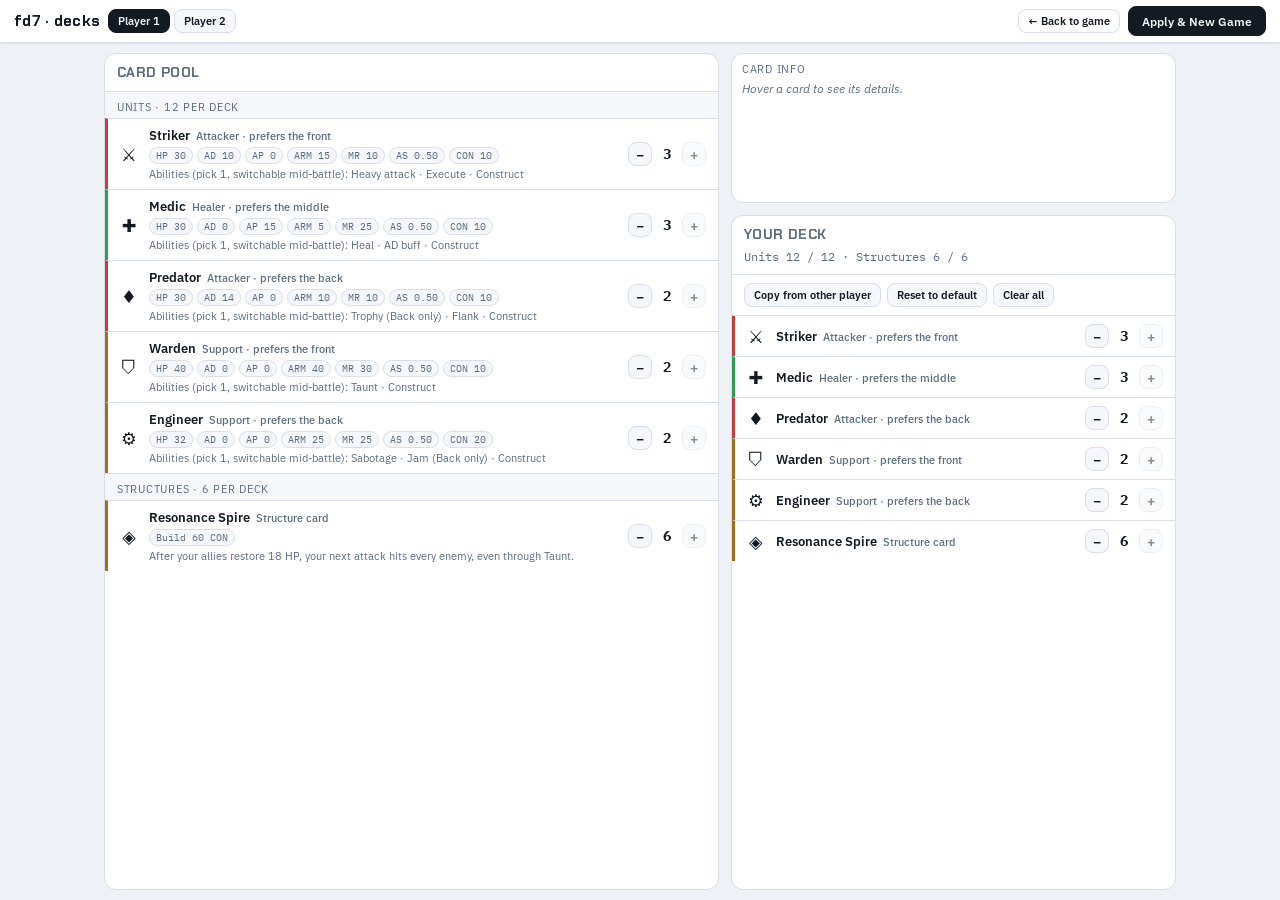
<file: decks.html>
<!DOCTYPE html>
<html lang="en">
<head>
<meta charset="UTF-8">
<meta name="viewport" content="width=device-width, initial-scale=1.0">
<title>Deck Builder · fd7</title>
<link rel="preconnect" href="https://fonts.gstatic.com" crossorigin>
<link rel="stylesheet" href="https://fonts.googleapis.com/css2?family=Chakra+Petch:wght@500;600;700&family=IBM+Plex+Sans:wght@400;500;600&family=IBM+Plex+Mono:wght@400;500;600&display=swap">
<link rel="stylesheet" href="shared.css">
<style>
  .deck-tabs{ display:flex; gap:4px; }
  .deck-tab.active{ background:var(--text); color:var(--bg); border-color:var(--text); }

  .builder{ flex:1 1 auto; min-height:0; max-width:1100px; width:100%; margin:0 auto; padding:10px 14px; display:flex; gap:12px; }
  .pane{ background:var(--panel); border:1px solid var(--line); border-radius:12px; display:flex; flex-direction:column; min-height:0; overflow:hidden; }
  .pool-pane{ flex:1 1 58%; }
  .side-col{ flex:1 1 42%; display:flex; flex-direction:column; gap:12px; min-height:0; }
  .side-col .inspector{ height:150px; overflow-y:auto; }   /* fixed so hovering doesn't shift the deck list */
  .deck-pane{ flex:1 1 auto; }
  .pane-head{ padding:10px 12px; border-bottom:1px solid var(--line); display:flex; flex-direction:column; gap:6px; }
  .pane-title{ font-family:'Chakra Petch',sans-serif; font-weight:700; font-size:.85rem; letter-spacing:.03em; text-transform:uppercase; color:var(--text-dim); }
  .deck-summary{ font-size:.72rem; color:var(--text-dim); }
  .deck-summary.warn{ color:var(--danger); }
  .pane-list{ flex:1 1 auto; min-height:0; overflow-y:auto; }
  .deck-actions{ display:flex; gap:6px; flex-wrap:wrap; padding:8px 12px; border-bottom:1px solid var(--line); }
  .empty-msg{ font-size:.75rem; color:var(--text-dim); font-style:italic; padding:20px 14px; text-align:center; }

  .row-card{ display:flex; align-items:center; gap:8px; padding:8px 12px 8px 9px; border-top:1px solid var(--line); border-left:3px solid var(--role); }
  .row-card:first-child{ border-top:none; }
  .row-card.r-attacker{ --role:var(--danger); }
  .row-card.r-healer{ --role:var(--heal); }
  .row-card.r-support, .row-card.r-structure{ --role:var(--support); }
  .pool-group{ font-size:.66rem; text-transform:uppercase; letter-spacing:.07em; color:var(--text-dim); padding:8px 12px 4px; border-top:1px solid var(--line); background:var(--panel-2); }
  .pool-group:first-child{ border-top:none; }
  .row-card .icon{ width:24px; text-align:center; font-size:1.1rem; }
  .row-card .info{ flex:1 1 auto; min-width:0; display:flex; flex-direction:column; gap:3px; }
  .row-card .name{ font-weight:600; font-size:.82rem; }
  .row-card .name small{ font-weight:500; color:var(--text-dim); margin-left:6px; font-size:.68rem; }
  .row-card .pills{ display:flex; gap:4px; flex-wrap:wrap; }
  .row-card .fx{ font-size:.7rem; color:var(--text-dim); }
  .stepper{ display:flex; align-items:center; gap:2px; }
  .stepper button{ width:24px; height:24px; padding:0; justify-content:center; font-size:.9rem; }
  .stepper b{ width:26px; text-align:center; font-size:.85rem; }

  @media (max-width:820px){
    body{ height:auto; }
    .builder{ flex-direction:column; }
    .pane{ max-height:70vh; }
  }
</style>
</head>
<body>

<header class="topbar">
  <div class="topbar-inner">
    <div class="brand">fd7 · decks</div>
    <div class="deck-tabs" role="tablist">
      <button class="btn small deck-tab" id="deckTab0" role="tab">Player 1</button>
      <button class="btn small deck-tab" id="deckTab1" role="tab">Player 2</button>
    </div>
    <span class="spacer"></span>
    <a class="btn ghost small" href="index.html">← Back to game</a>
    <button class="btn primary" id="deckApply">Apply &amp; New Game</button>
  </div>
</header>

<main class="builder">
  <section class="pane pool-pane">
    <div class="pane-head"><div class="pane-title">Card pool</div></div>
    <div class="pane-list" id="poolList"></div>
  </section>

  <div class="side-col">
    <div class="inspector" id="inspector">
      <div class="inspector-head">Card Info</div>
      <div id="inspectorBody"><div class="inspector-empty">Hover a card to see its details.</div></div>
    </div>
    <section class="pane deck-pane">
      <div class="pane-head">
        <div class="pane-title">Your deck</div>
        <div class="deck-summary mono" id="deckSummary"></div>
      </div>
      <div class="deck-actions">
        <button class="btn small" id="deckCopy">Copy from other player</button>
        <button class="btn small" id="deckDefault">Reset to default</button>
        <button class="btn small" id="deckClear">Clear all</button>
      </div>
      <div class="pane-list" id="deckList"></div>
    </section>
  </div>
</main>

<script src="shared.js"></script>
<script>
(function(){
  var recipes = loadDeckRecipes();
  var side = 0;

  function inspect(key){
    var structure = isStructureKey(key);
    document.getElementById('inspector').className = 'inspector r-' + (structure ? 'support' : CARD_DEFS[key].role);
    document.getElementById('inspectorBody').innerHTML = structure ? structureCardHtml(STRUCTURE_DEFS[key]) : cardInfoHtml(CARD_DEFS[key]);
  }
  // Units and structure cards are capped separately: DECK_SIZE units + STRUCTURE_CARDS structure cards.
  function categoryFull(key){
    var r = recipes[side];
    return isStructureKey(key) ? structureCardCount(r) >= STRUCTURE_CARDS : unitCount(r) >= DECK_SIZE;
  }
  function change(key, delta){
    var r = recipes[side];
    if (delta > 0 && categoryFull(key)) return;
    r[key] = Math.max(0, Math.min(MAX_COPIES, r[key] + delta));
    render();
  }

  function structureRow(key, withDetails){
    var def = STRUCTURE_DEFS[key], qty = recipes[side][key];
    var row = el('div', 'row-card r-structure', {});
    row.innerHTML =
      '<div class="icon">' + def.icon + '</div>' +
      '<div class="info"><div class="name">' + def.name + '<small>Structure card</small></div>' +
      (withDetails ? '<div class="pills"><span class="stat-pill mono">Build ' + def.cost + ' CON</span></div><div class="fx">' + def.text + '</div>' : '') +
      '</div>' + stepperHtml(def.name, qty);
    wireRow(row, key, qty);
    return row;
  }
  function stepperHtml(name, qty){
    return '<div class="stepper"><button class="btn" type="button" aria-label="Remove one ' + name + '">−</button>' +
      '<b class="mono">' + qty + '</b><button class="btn" type="button" aria-label="Add one ' + name + '">+</button></div>';
  }
  function wireRow(row, key, qty){
    var btns = row.querySelectorAll('button');
    btns[0].disabled = qty <= 0;
    btns[1].disabled = qty >= MAX_COPIES || categoryFull(key);
    btns[0].addEventListener('click', function(){ change(key, -1); });
    btns[1].addEventListener('click', function(){ change(key, 1); });
    row.addEventListener('mouseenter', function(){ inspect(key); });
    row.addEventListener('focusin', function(){ inspect(key); });
  }
  function anyRow(key, withDetails){ return isStructureKey(key) ? structureRow(key, withDetails) : cardRow(key, withDetails); }

  function cardRow(key, withDetails){
    var card = CARD_DEFS[key], qty = recipes[side][key];
    var row = el('div', 'row-card r-' + card.role, {});
    row.innerHTML =
      '<div class="icon">' + card.icon + '</div>' +
      '<div class="info"><div class="name">' + card.name + '<small>' + roleLabel(card) + (card.prefers ? ' · prefers the ' + card.prefers : '') + '</small></div>' +
      (withDetails
        ? '<div class="pills">' + statList(card).map(function(t){ return '<span class="stat-pill mono">' + t + '</span>'; }).join('') + '</div>' +
          '<div class="fx">' + (card.abilities.length > 1 ? 'Abilities (pick 1, switchable mid-battle): ' : 'Ability: ') +
            card.abilities.filter(function(ab){ return ab.id !== 'none'; }).map(function(ab){ return ab.name + (ab.lines ? ' (' + slotRestriction(ab) + ')' : ''); }).join(' · ') + '</div>'
        : '') +
      '</div>' + stepperHtml(card.name, qty);
    wireRow(row, key, qty);
    return row;
  }

  function render(){
    [0, 1].forEach(function(i){ document.getElementById('deckTab' + i).className = 'btn small deck-tab' + (i === side ? ' active' : ''); });
    var pool = document.getElementById('poolList');
    pool.innerHTML = '';
    pool.appendChild(el('div', 'pool-group', {})).textContent = 'Units · ' + DECK_SIZE + ' per deck';
    Object.keys(CARD_DEFS).forEach(function(key){ pool.appendChild(cardRow(key, true)); });
    pool.appendChild(el('div', 'pool-group', {})).textContent = 'Structures · ' + STRUCTURE_CARDS + ' per deck';
    Object.keys(STRUCTURE_DEFS).forEach(function(key){ pool.appendChild(structureRow(key, true)); });

    var recipe = recipes[side], units = unitCount(recipe), structs = structureCardCount(recipe);
    var summary = document.getElementById('deckSummary');
    summary.textContent = 'Units ' + units + ' / ' + DECK_SIZE + ' · Structures ' + structs + ' / ' + STRUCTURE_CARDS;
    summary.className = 'deck-summary mono' + (deckIsValid(recipe) ? '' : ' warn');
    var list = document.getElementById('deckList');
    list.innerHTML = '';
    var keys = allCardKeys().filter(function(k){ return recipe[k] > 0; });
    if (!keys.length) list.appendChild(el('div', 'empty-msg', {})).textContent = 'Your deck is empty — add cards from the pool.';
    keys.forEach(function(key){ list.appendChild(anyRow(key, false)); });
  }

  document.getElementById('deckTab0').addEventListener('click', function(){ side = 0; render(); });
  document.getElementById('deckTab1').addEventListener('click', function(){ side = 1; render(); });
  document.getElementById('deckCopy').addEventListener('click', function(){
    recipes[side] = JSON.parse(JSON.stringify(recipes[1 - side]));
    render();
  });
  document.getElementById('deckDefault').addEventListener('click', function(){ recipes[side] = defaultRecipe(); render(); });
  document.getElementById('deckClear').addEventListener('click', function(){ recipes[side] = emptyRecipe(); render(); });
  document.getElementById('deckApply').addEventListener('click', function(){
    if (!recipes.every(deckIsValid)){
      alert('Each deck needs exactly ' + DECK_SIZE + ' units and ' + STRUCTURE_CARDS + ' structure cards.');
      return;
    }
    saveDeckRecipes(recipes);
    window.location.href = 'index.html';
  });

  render();
})();
</script>
</body>
</html>
</file>
<file: shared.css>
/* Shared design tokens + base styles for fd7 pages (index.html, decks.html). */
:root{
  --bg:#eef1f5; --panel:#ffffff; --panel-2:#f5f7fa; --line:#d7dee7;
  --text:#141a22; --text-dim:#5b6b80;
  --p1:#0e8f88; --p1-bg:#e3f7f5;
  --p2:#c1690a; --p2-bg:#fdf0e2;
  --danger:#c53c42; --heal:#2f9e52; --support:#a0701c;
  --shadow:0 1px 2px rgba(20,26,34,.07);
  color-scheme: light dark;
}
@media (prefers-color-scheme: dark){
  :root:not([data-theme="light"]){
    --bg:#0b0f14; --panel:#121821; --panel-2:#1a2230; --line:#2a3446;
    --text:#e8edf4; --text-dim:#8fa0b8;
    --p1:#4fd1c5; --p1-bg:#12302e;
    --p2:#f0a35a; --p2-bg:#3a2716;
    --danger:#ff7373; --heal:#7ee08a; --support:#e0b964;
    --shadow:0 1px 3px rgba(0,0,0,.45);
  }
}
:root[data-theme="dark"]{
  --bg:#0b0f14; --panel:#121821; --panel-2:#1a2230; --line:#2a3446;
  --text:#e8edf4; --text-dim:#8fa0b8;
  --p1:#4fd1c5; --p1-bg:#12302e;
  --p2:#f0a35a; --p2-bg:#3a2716;
  --danger:#ff7373; --heal:#7ee08a; --support:#e0b964;
  --shadow:0 1px 3px rgba(0,0,0,.45);
}

*{ box-sizing:border-box; }
html,body{ margin:0; padding:0; height:100%; }
body{
  background:var(--bg); color:var(--text);
  font-family:'IBM Plex Sans', system-ui, sans-serif;
  display:flex; flex-direction:column;
}
.mono{ font-family:'IBM Plex Mono', ui-monospace, monospace; }

button{ font-family:inherit; }
button:focus-visible, [tabindex]:focus-visible{ outline:2px solid var(--p1); outline-offset:2px; }

/* ---------- Topbar ---------- */
.topbar{ flex:0 0 auto; background:var(--panel); border-bottom:1px solid var(--line); padding:6px 14px; box-shadow:var(--shadow); }
.topbar-inner{ max-width:1300px; margin:0 auto; display:flex; align-items:center; gap:8px; flex-wrap:wrap; }
.brand{ font-family:'Chakra Petch',sans-serif; font-weight:700; font-size:.95rem; letter-spacing:.02em; white-space:nowrap; }
.pill{ border:1px solid var(--line); border-radius:999px; padding:2px 9px; background:var(--panel-2); white-space:nowrap; font-size:.74rem; }
.spacer{ flex:1 1 auto; }
.btn{
  font-weight:600; font-size:.78rem; padding:6px 13px; border-radius:8px;
  border:1px solid var(--line); background:var(--panel-2); color:var(--text); cursor:pointer;
  text-decoration:none; display:inline-flex; align-items:center;
}
.btn:hover:not(:disabled){ border-color:var(--p1); }
.btn:disabled{ opacity:.5; cursor:default; }
.btn.primary{ background:var(--text); color:var(--bg); border-color:var(--text); }
.btn.ghost{ background:transparent; }
.btn.small{ padding:4px 9px; font-size:.68rem; }

/* ---------- Card inspector ---------- */
.inspector{
  flex:0 0 auto; background:var(--panel); border:1px solid var(--line); border-radius:12px;
  padding:8px 10px; display:flex; flex-direction:column; gap:5px; font-size:.74rem;
}
.inspector-head{ font-size:.66rem; text-transform:uppercase; letter-spacing:.07em; color:var(--text-dim); }
.inspector-empty{ color:var(--text-dim); font-size:.72rem; font-style:italic; }
.inspector-title{ display:flex; align-items:center; gap:8px; }
.inspector-icon{ font-size:1.4rem; line-height:1; width:1.6rem; text-align:center; }
.inspector-name{ font-family:'Chakra Petch',sans-serif; font-weight:700; font-size:.95rem; line-height:1.1; }
.inspector-role{ font-size:.62rem; text-transform:uppercase; letter-spacing:.08em; color:var(--text-dim); }
.inspector.r-attacker .inspector-role{ color:var(--danger); }
.inspector.r-healer .inspector-role{ color:var(--heal); }
.inspector.r-support .inspector-role{ color:var(--support); }
.inspector-stats{ display:flex; flex-wrap:wrap; gap:4px; }
.stat-pill{ font-size:.64rem; padding:1px 6px; border-radius:999px; background:var(--panel-2); border:1px solid var(--line); color:var(--text-dim); white-space:nowrap; }
.inspector-effect{ line-height:1.35; }
.pos-list{ display:flex; flex-direction:column; gap:4px; }
.pos-item{ display:flex; gap:6px; line-height:1.3; font-size:.7rem; color:var(--text-dim); padding:3px 5px; border-radius:6px; }
.pos-item b{ color:var(--text); }
.pos-item.active{ background:var(--panel-2); color:var(--text); outline:1px solid var(--line); }
.pos-item.pickable{ cursor:pointer; }
.pos-item.pickable:hover{ background:var(--panel-2); }
.pos-item.active{ outline:2px solid var(--text); }
.pos-item.unavailable{ opacity:.45; }
.pos-limit{ font-size:.58rem; font-weight:700; letter-spacing:.04em; text-transform:uppercase; border:1px solid var(--line);
  border-radius:999px; padding:0 5px; white-space:nowrap; }
.inspector-live{ border-top:1px dashed var(--line); padding-top:5px; color:var(--text-dim); font-size:.68rem; line-height:1.35; }

[hidden]{ display:none !important; }
</file>
